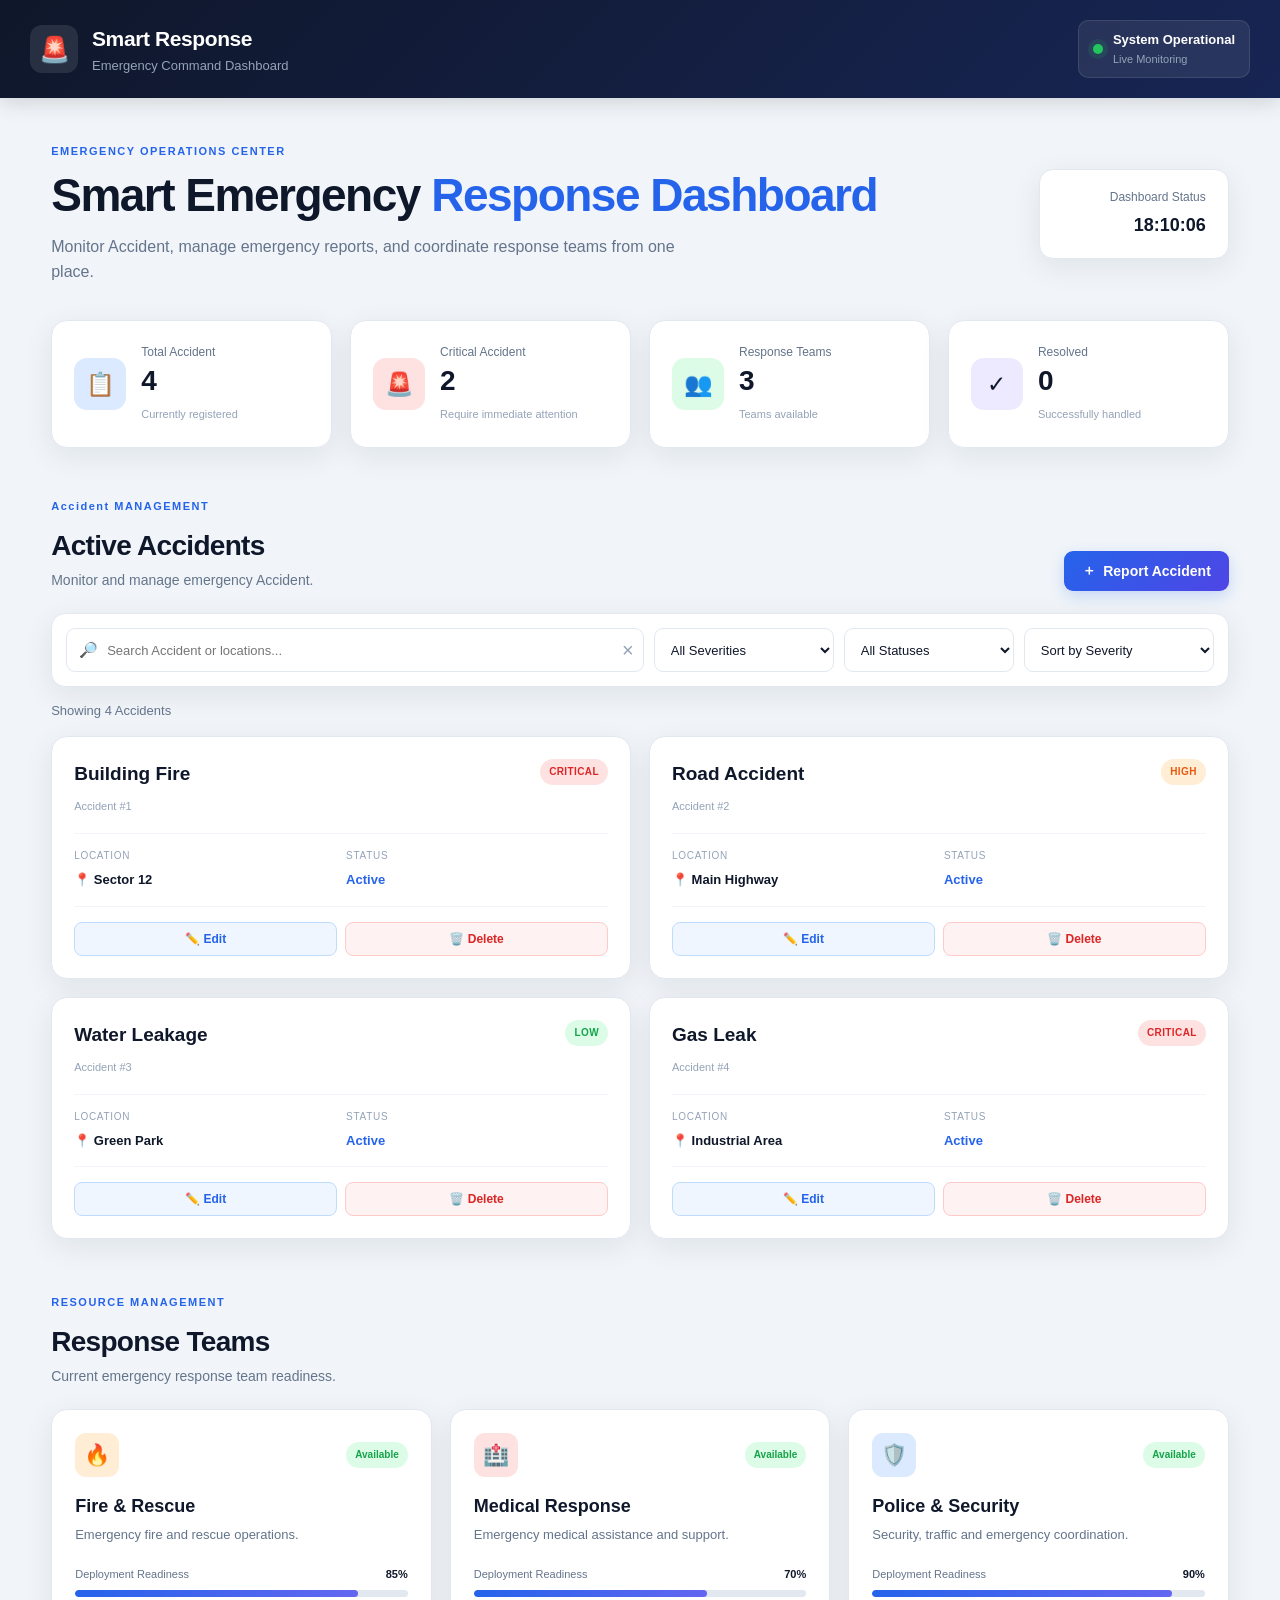
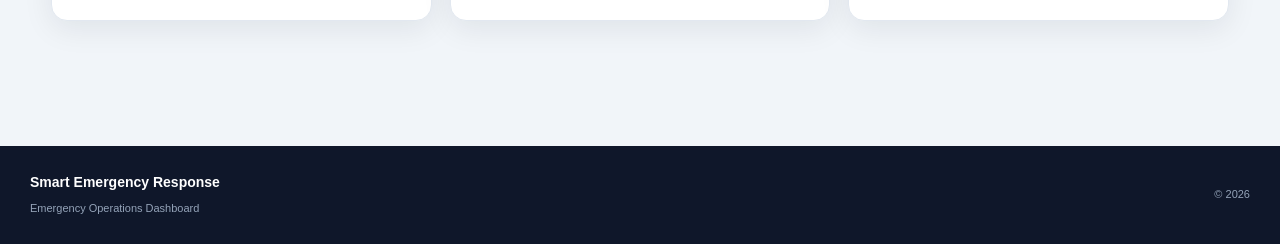
<file: index.html>
<!DOCTYPE html>
<html lang="en">

<head>
    <meta charset="UTF-8">
    <meta name="viewport" content="width=device-width, initial-scale=1.0">

    <meta
        name="description"
        content="Smart Emergency Response Dashboard for monitoring and managing emergency Accident."
    >

    <title>Smart Emergency Response Dashboard</title>

    <link rel="stylesheet" href="style.css">
</head>

<body>

    <!-- =========================
         HEADER
    ========================== -->

    <header class="header">

        <div class="header-container">

            <div class="brand">

                <div class="brand-icon">
                    🚨
                </div>

                <div>
                    <h1>Smart Response</h1>
                    <p>Emergency Command Dashboard</p>
                </div>

            </div>


            <div class="system-status">

                <span class="status-indicator"></span>

                <div>
                    <strong>System Operational</strong>
                    <small>Live Monitoring</small>
                </div>

            </div>

        </div>

    </header>


    <!-- =========================
         MAIN CONTENT
    ========================== -->

    <main class="container">


        <!-- =========================
             WELCOME SECTION
        ========================== -->

        <section class="welcome-section">

            <div>

                <span class="eyebrow">
                    EMERGENCY OPERATIONS CENTER
                </span>

                <h2>
                    Smart Emergency
                    <span>Response Dashboard</span>
                </h2>

                <p>
                    Monitor Accident, manage emergency reports,
                    and coordinate response teams from one place.
                </p>

            </div>

            <div class="live-time">

                <span>Dashboard Status</span>

                <strong id="currentTime">
                    Loading...
                </strong>

            </div>

        </section>


        <!-- =========================
             STATISTICS
        ========================== -->

        <section class="stats-grid">


            <div class="stat-card">

                <div class="stat-icon blue">
                    📋
                </div>

                <div class="stat-info">

                    <span>Total Accident</span>

                    <strong id="accidentCount">
                        0
                    </strong>

                    <small>
                        Currently registered
                    </small>

                </div>

            </div>


            <div class="stat-card">

                <div class="stat-icon red">
                    🚨
                </div>

                <div class="stat-info">

                    <span>Critical Accident</span>

                    <strong id="criticalCount">
                        0
                    </strong>

                    <small>
                        Require immediate attention
                    </small>

                </div>

            </div>


            <div class="stat-card">

                <div class="stat-icon green">
                    👥
                </div>

                <div class="stat-info">

                    <span>Response Teams</span>

                    <strong id="teamCount">
                        0
                    </strong>

                    <small>
                        Teams available
                    </small>

                </div>

            </div>


            <div class="stat-card">

                <div class="stat-icon purple">
                    ✓
                </div>

                <div class="stat-info">

                    <span>Resolved</span>

                    <strong id="resolvedCount">
                        0
                    </strong>

                    <small>
                        Successfully handled
                    </small>

                </div>

            </div>

        </section>


        <!-- =========================
             Accident SECTION
        ========================== -->

        <section class="content-section">

            <div class="section-header">

                <div>

                    <span class="section-label">
                        Accident MANAGEMENT
                    </span>

                    <h2>Active Accidents</h2>

                    <p>
                        Monitor and manage emergency Accident.
                    </p>

                </div>


                <button
                    id="openAccidentForm"
                    class="primary-button"
                >
                    <span>＋</span>
                    Report Accident
                </button>

            </div>


            <!-- =========================
                 SEARCH & FILTERS
            ========================== -->

            <div class="control-panel">

                <div class="search-box">

                    <span class="search-icon">
                        🔎
                    </span>

                    <input
                        type="text"
                        id="searchInput"
                        placeholder="Search Accident or locations..."
                    >

                    <button
                        id="clearSearch"
                        class="clear-search"
                        title="Clear search"
                    >
                        ×
                    </button>

                </div>


                <select id="filterSeverity">

                    <option value="all">
                        All Severities
                    </option>

                    <option value="critical">
                        Critical
                    </option>

                    <option value="high">
                        High
                    </option>

                    <option value="medium">
                        Medium
                    </option>

                    <option value="low">
                        Low
                    </option>

                </select>


                <select id="filterStatus">

                    <option value="all">
                        All Statuses
                    </option>

                    <option value="Active">
                        Active
                    </option>

                    <option value="Resolved">
                        Resolved
                    </option>

                </select>


                <select id="sortSeverity">

                    <option value="default">
                        Sort by Severity
                    </option>

                    <option value="critical-high">
                        Critical → Low
                    </option>

                    <option value="low-critical">
                        Low → Critical
                    </option>

                </select>

            </div>


            <!-- =========================
                 RESULT COUNT
            ========================== -->

            <div class="result-info">

                <span id="resultCount">
                    Showing 0 Accident
                </span>

            </div>


            <!-- =========================
                 Accident CARDS
            ========================== -->

            <div
                id="accidentList"
                class="Accident-list"
            ></div>

        </section>


        <!-- =========================
             RESPONSE TEAMS
        ========================== -->

        <section class="content-section">

            <div class="section-header">

                <div>

                    <span class="section-label">
                        RESOURCE MANAGEMENT
                    </span>

                    <h2>Response Teams</h2>

                    <p>
                        Current emergency response team readiness.
                    </p>

                </div>

            </div>


            <div class="team-grid">


                <!-- FIRE TEAM -->

                <div class="team-card">

                    <div class="team-header">

                        <div class="team-icon fire">
                            🔥
                        </div>

                        <span class="team-status available">
                            Available
                        </span>

                    </div>

                    <h3>
                        Fire & Rescue
                    </h3>

                    <p>
                        Emergency fire and rescue operations.
                    </p>

                    <div class="team-progress">

                        <div class="progress-header">

                            <span>
                                Deployment Readiness
                            </span>

                            <strong>
                                85%
                            </strong>

                        </div>

                        <div class="progress-track">

                            <div
                                class="progress-fill"
                                style="width: 85%"
                            ></div>

                        </div>

                    </div>

                </div>


                <!-- MEDICAL TEAM -->

                <div class="team-card">

                    <div class="team-header">

                        <div class="team-icon medical">
                            🏥
                        </div>

                        <span class="team-status available">
                            Available
                        </span>

                    </div>

                    <h3>
                        Medical Response
                    </h3>

                    <p>
                        Emergency medical assistance and support.
                    </p>

                    <div class="team-progress">

                        <div class="progress-header">

                            <span>
                                Deployment Readiness
                            </span>

                            <strong>
                                70%
                            </strong>

                        </div>

                        <div class="progress-track">

                            <div
                                class="progress-fill"
                                style="width: 70%"
                            ></div>

                        </div>

                    </div>

                </div>


                <!-- POLICE TEAM -->

                <div class="team-card">

                    <div class="team-header">

                        <div class="team-icon police">
                            🛡️
                        </div>

                        <span class="team-status available">
                            Available
                        </span>

                    </div>

                    <h3>
                        Police & Security
                    </h3>

                    <p>
                        Security, traffic and emergency coordination.
                    </p>

                    <div class="team-progress">

                        <div class="progress-header">

                            <span>
                                Deployment Readiness
                            </span>

                            <strong>
                                90%
                            </strong>

                        </div>

                        <div class="progress-track">

                            <div
                                class="progress-fill"
                                style="width: 90%"
                            ></div>

                        </div>

                    </div>

                </div>

            </div>

        </section>

    </main>


    <!-- =========================
         Accident MODAL
    ========================== -->

    <div
        id="accidentModal"
        class="modal-overlay"
    >

        <div class="modal">

            <div class="modal-header">

                <div>

                    <span class="section-label">
                        NEW REPORT
                    </span>

                    <h2>Report Emergency</h2>

                </div>

                <button
                    id="closeAccidentForm"
                    class="close-button"
                >
                    
                </button>

            </div>


            <form id="accidentForm">

                <!-- TITLE -->

                <div class="form-group">

                    <label for="accidentTitle">
                        Accident Title
                    </label>

                    <input
                        type="text"
                        id="accidentTitle"
                        placeholder="e.g. Road Accident"
                        required
                    >

                </div>


                <!-- LOCATION -->

                <div class="form-group">

                    <label for="accidentLocation">
                        Location
                    </label>

                    <input
                        type="text"
                        id="accidentLocation"
                        placeholder="e.g. Main Highway"
                        required
                    >

                </div>


                <!-- SEVERITY -->

                <div class="form-row">

                    <div class="form-group">

                        <label for="accidentSeverity">
                            Severity
                        </label>

                        <select id="accidentSeverity">

                            <option value="critical">
                                Critical
                            </option>

                            <option value="high">
                                High
                            </option>

                            <option value="medium">
                                Medium
                            </option>

                            <option value="low">
                                Low
                            </option>

                        </select>

                    </div>


                    <!-- STATUS -->

                    <div class="form-group">

                        <label for="accidentStatus">
                            Status
                        </label>

                        <select id="accidentStatus">

                            <option value="Active">
                                Active
                            </option>

                            <option value="Resolved">
                                Resolved
                            </option>

                        </select>

                    </div>

                </div>


                <!-- BUTTONS -->

                <div class="form-actions">

                    <button
                        type="button"
                        id="cancelAccident"
                        class="secondary-button"
                    >
                        Cancel
                    </button>

                    <button
                        type="submit"
                        class="primary-button"
                    >
                        Report Accident
                    </button>

                </div>

            </form>

        </div>

    </div>


    <!-- =========================
         TOAST
    ========================== -->

    <div
        id="toast"
        class="toast"
    >
        <span id="toastIcon">✓</span>

        <span id="toastMessage">
            Accident added successfully.
        </span>
    </div>


    <!-- =========================
         FOOTER
    ========================== -->

    <footer>

        <div class="footer-content">

            <div>
                <strong>
                    Smart Emergency Response
                </strong>

                <span>
                    Emergency Operations Dashboard
                </span>
            </div>

            <span>
                © 2026
            </span>

        </div>

    </footer>


    <script src="script.js"></script>

</body>

</html>
</file>
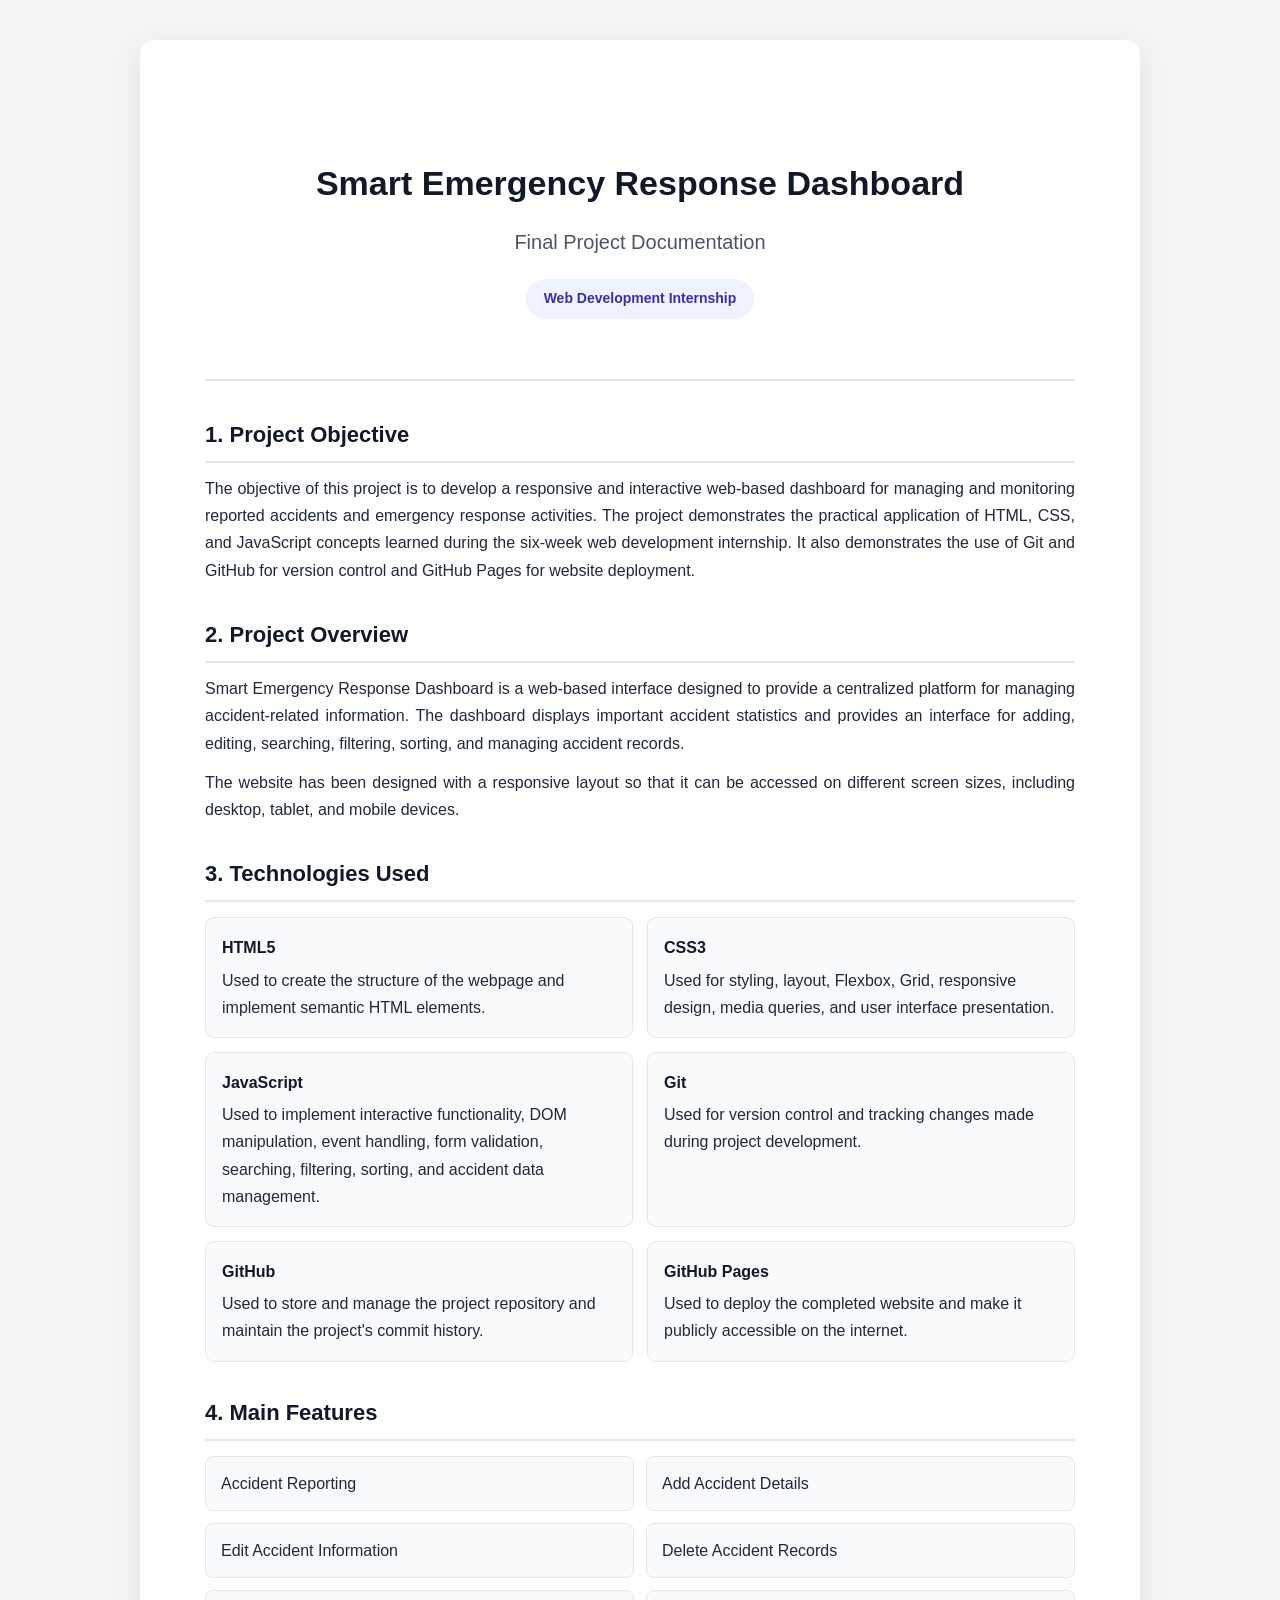
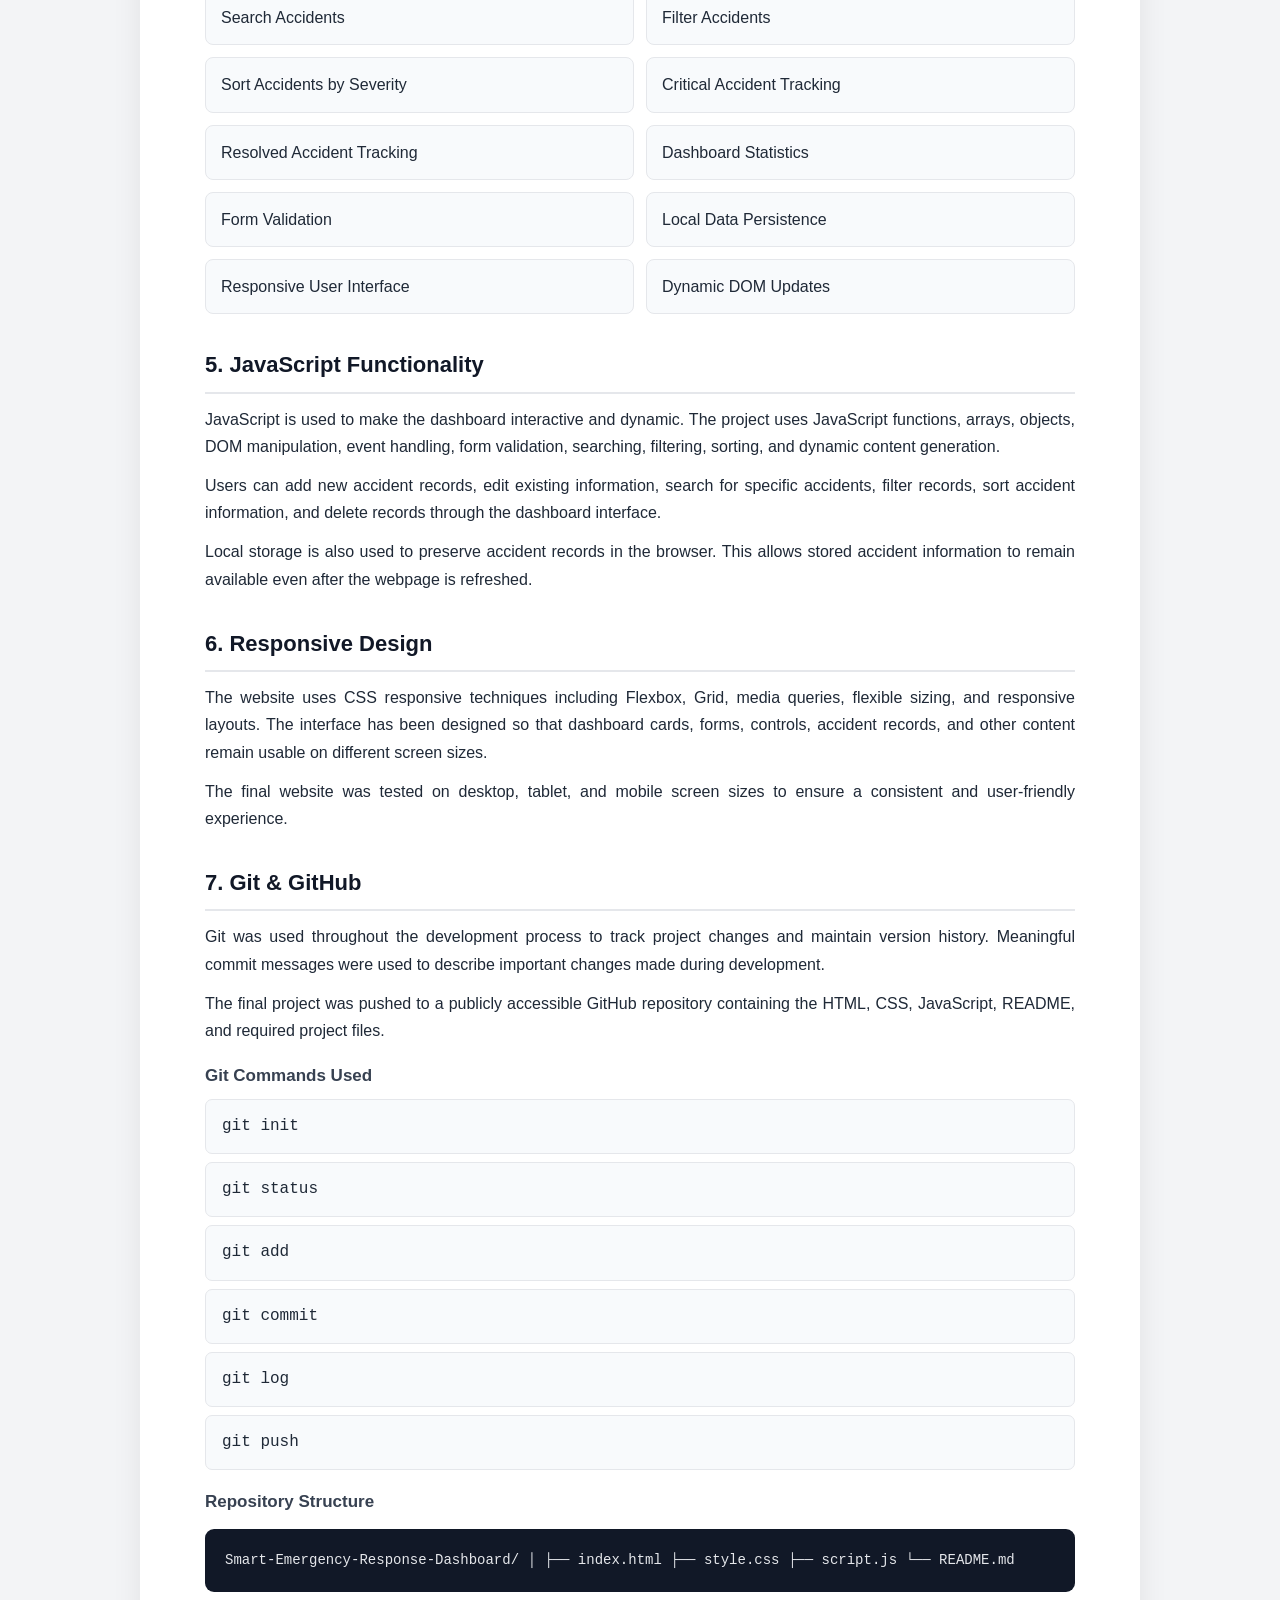
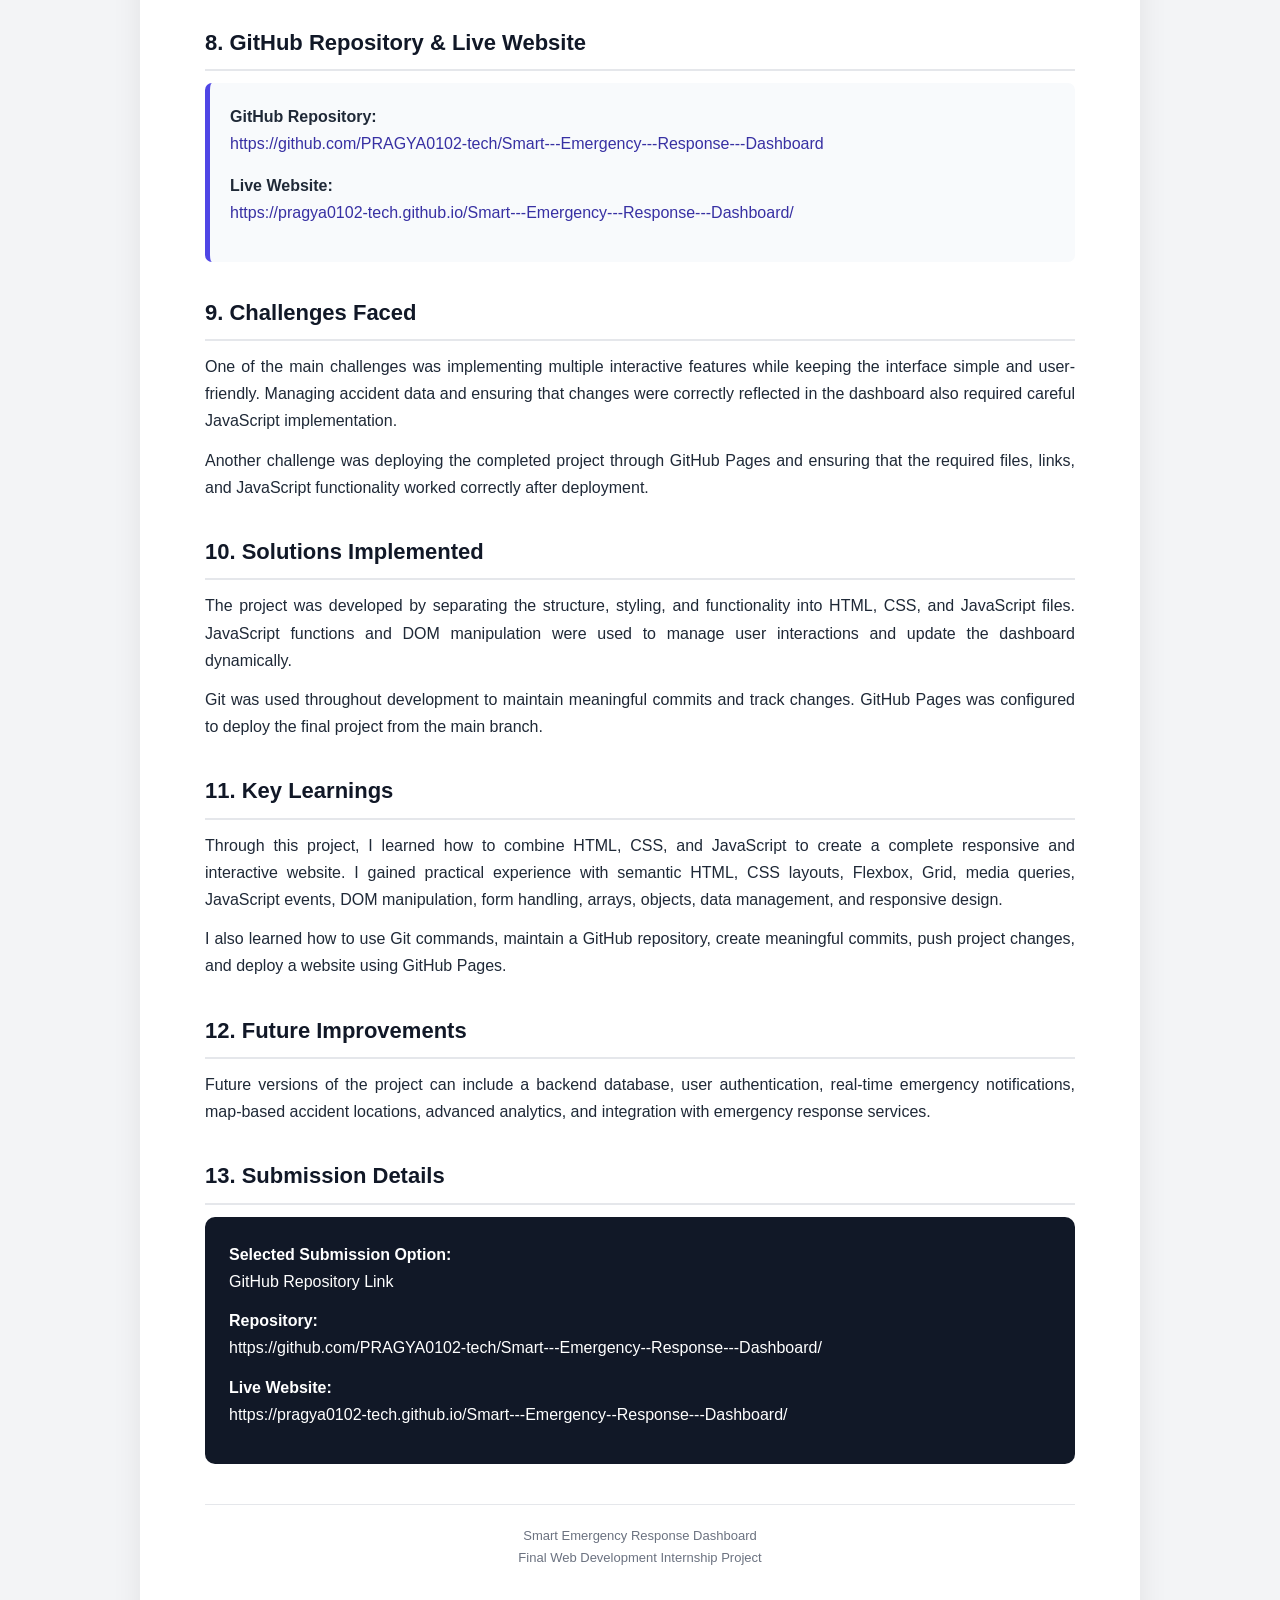
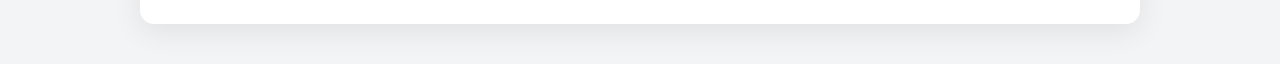
<file: Documentation.html>
<!DOCTYPE html>
<html lang="en">
<head>
    <meta charset="UTF-8">
    <meta name="viewport" content="width=device-width, initial-scale=1.0">

    <title>Smart Emergency Response Dashboard - Project Documentation</title>

    <style>
        * {
            margin: 0;
            padding: 0;
            box-sizing: border-box;
        }

        body {
            font-family: Arial, Helvetica, sans-serif;
            background: #f3f4f6;
            color: #1f2937;
            line-height: 1.7;
        }

        .container {
            width: 90%;
            max-width: 1000px;
            margin: 40px auto;
            background: #ffffff;
            padding: 55px 65px;
            border-radius: 14px;
            box-shadow: 0 8px 30px rgba(0, 0, 0, 0.08);
        }

        /* Cover Section */

        .cover {
            text-align: center;
            padding: 60px 20px;
            border-bottom: 2px solid #e5e7eb;
            margin-bottom: 35px;
        }

        .cover h1 {
            font-size: 34px;
            color: #111827;
            margin-bottom: 12px;
        }

        .cover h2 {
            font-size: 20px;
            font-weight: normal;
            color: #4b5563;
            margin-bottom: 20px;
        }

        .badge {
            display: inline-block;
            padding: 8px 18px;
            border-radius: 30px;
            background: #eef2ff;
            color: #3730a3;
            font-size: 14px;
            font-weight: bold;
        }

        /* Sections */

        section {
            margin-bottom: 32px;
        }

        section h2 {
            font-size: 22px;
            color: #111827;
            margin-bottom: 12px;
            padding-bottom: 8px;
            border-bottom: 2px solid #e5e7eb;
        }

        section h3 {
            font-size: 17px;
            color: #374151;
            margin: 18px 0 8px;
        }

        p {
            margin-bottom: 12px;
            text-align: justify;
        }

        /* Technology Cards */

        .tech-grid {
            display: grid;
            grid-template-columns: repeat(2, 1fr);
            gap: 14px;
            margin-top: 15px;
        }

        .tech-card {
            padding: 16px;
            background: #f8fafc;
            border: 1px solid #e5e7eb;
            border-radius: 9px;
        }

        .tech-card strong {
            display: block;
            color: #111827;
            margin-bottom: 5px;
        }

        /* Feature Grid */

        .feature-grid {
            display: grid;
            grid-template-columns: repeat(2, 1fr);
            gap: 12px;
            margin-top: 15px;
        }

        .feature {
            background: #f8fafc;
            border: 1px solid #e5e7eb;
            padding: 13px 15px;
            border-radius: 8px;
        }

        /* Repository Structure */

        .code-block {
            background: #111827;
            color: #e5e7eb;
            padding: 20px;
            border-radius: 9px;
            margin-top: 12px;
            overflow-x: auto;
            font-family: Consolas, monospace;
            font-size: 14px;
            line-height: 1.6;
        }

        /* Links */

        .links {
            background: #f8fafc;
            border-left: 5px solid #4f46e5;
            padding: 20px;
            border-radius: 7px;
        }

        .links p {
            margin-bottom: 15px;
        }

        .links a {
            color: #3730a3;
            text-decoration: none;
            word-break: break-all;
        }

        .links a:hover {
            text-decoration: underline;
        }

        /* Git Commands */

        .command {
            background: #f8fafc;
            border: 1px solid #e5e7eb;
            padding: 13px 16px;
            margin: 8px 0;
            border-radius: 7px;
            font-family: Consolas, monospace;
        }

        /* Submission */

        .submission {
            background: #111827;
            color: #ffffff;
            padding: 24px;
            border-radius: 10px;
        }

        .submission p {
            text-align: left;
        }

        .submission strong {
            color: #ffffff;
        }

        /* Footer */

        footer {
            text-align: center;
            margin-top: 40px;
            padding-top: 20px;
            border-top: 1px solid #e5e7eb;
            color: #6b7280;
            font-size: 13px;
        }

        /* Responsive Design */

        @media (max-width: 700px) {

            .container {
                width: 94%;
                padding: 30px 22px;
                margin: 20px auto;
            }

            .cover {
                padding: 40px 10px;
            }

            .cover h1 {
                font-size: 27px;
            }

            .cover h2 {
                font-size: 17px;
            }

            .tech-grid,
            .feature-grid {
                grid-template-columns: 1fr;
            }

            section h2 {
                font-size: 20px;
            }

            p {
                text-align: left;
            }
        }

        /* Print / PDF Styling */

        @media print {

            body {
                background: #ffffff;
            }

            .container {
                width: 100%;
                max-width: none;
                margin: 0;
                padding: 30px;
                box-shadow: none;
            }

            section {
                page-break-inside: avoid;
            }
        }
    </style>
</head>

<body>

<div class="container">

    <!-- COVER -->

    <header class="cover">

        <h1>Smart Emergency Response Dashboard</h1>

        <h2>Final Project Documentation</h2>

        <span class="badge">
            Web Development Internship
        </span>

    </header>


    <!-- PROJECT OBJECTIVE -->

    <section>

        <h2>1. Project Objective</h2>

        <p>
            The objective of this project is to develop a responsive and interactive
            web-based dashboard for managing and monitoring reported accidents and
            emergency response activities. The project demonstrates the practical
            application of HTML, CSS, and JavaScript concepts learned during the
            six-week web development internship. It also demonstrates the use of
            Git and GitHub for version control and GitHub Pages for website deployment.
        </p>

    </section>


    <!-- PROJECT OVERVIEW -->

    <section>

        <h2>2. Project Overview</h2>

        <p>
            Smart Emergency Response Dashboard is a web-based interface designed to
            provide a centralized platform for managing accident-related information.
            The dashboard displays important accident statistics and provides an
            interface for adding, editing, searching, filtering, sorting, and
            managing accident records.
        </p>

        <p>
            The website has been designed with a responsive layout so that it can be
            accessed on different screen sizes, including desktop, tablet, and
            mobile devices.
        </p>

    </section>


    <!-- TECHNOLOGIES -->

    <section>

        <h2>3. Technologies Used</h2>

        <div class="tech-grid">

            <div class="tech-card">

                <strong>HTML5</strong>

                Used to create the structure of the webpage and implement
                semantic HTML elements.

            </div>


            <div class="tech-card">

                <strong>CSS3</strong>

                Used for styling, layout, Flexbox, Grid, responsive design,
                media queries, and user interface presentation.

            </div>


            <div class="tech-card">

                <strong>JavaScript</strong>

                Used to implement interactive functionality, DOM manipulation,
                event handling, form validation, searching, filtering,
                sorting, and accident data management.

            </div>


            <div class="tech-card">

                <strong>Git</strong>

                Used for version control and tracking changes made during
                project development.

            </div>


            <div class="tech-card">

                <strong>GitHub</strong>

                Used to store and manage the project repository and maintain
                the project's commit history.

            </div>


            <div class="tech-card">

                <strong>GitHub Pages</strong>

                Used to deploy the completed website and make it publicly
                accessible on the internet.

            </div>

        </div>

    </section>


    <!-- MAIN FEATURES -->

    <section>

        <h2>4. Main Features</h2>

        <div class="feature-grid">

            <div class="feature">
                Accident Reporting
            </div>

            <div class="feature">
                Add Accident Details
            </div>

            <div class="feature">
                Edit Accident Information
            </div>

            <div class="feature">
                Delete Accident Records
            </div>

            <div class="feature">
                Search Accidents
            </div>

            <div class="feature">
                Filter Accidents
            </div>

            <div class="feature">
                Sort Accidents by Severity
            </div>

            <div class="feature">
                Critical Accident Tracking
            </div>

            <div class="feature">
                Resolved Accident Tracking
            </div>

            <div class="feature">
                Dashboard Statistics
            </div>

            <div class="feature">
                Form Validation
            </div>

            <div class="feature">
                Local Data Persistence
            </div>

            <div class="feature">
                Responsive User Interface
            </div>

            <div class="feature">
                Dynamic DOM Updates
            </div>

        </div>

    </section>


    <!-- JAVASCRIPT -->

    <section>

        <h2>5. JavaScript Functionality</h2>

        <p>
            JavaScript is used to make the dashboard interactive and dynamic.
            The project uses JavaScript functions, arrays, objects, DOM
            manipulation, event handling, form validation, searching,
            filtering, sorting, and dynamic content generation.
        </p>

        <p>
            Users can add new accident records, edit existing information,
            search for specific accidents, filter records, sort accident
            information, and delete records through the dashboard interface.
        </p>

        <p>
            Local storage is also used to preserve accident records in the
            browser. This allows stored accident information to remain
            available even after the webpage is refreshed.
        </p>

    </section>


    <!-- RESPONSIVE DESIGN -->

    <section>

        <h2>6. Responsive Design</h2>

        <p>
            The website uses CSS responsive techniques including Flexbox,
            Grid, media queries, flexible sizing, and responsive layouts.
            The interface has been designed so that dashboard cards, forms,
            controls, accident records, and other content remain usable on
            different screen sizes.
        </p>

        <p>
            The final website was tested on desktop, tablet, and mobile
            screen sizes to ensure a consistent and user-friendly experience.
        </p>

    </section>


    <!-- GIT AND GITHUB -->

    <section>

        <h2>7. Git &amp; GitHub</h2>

        <p>
            Git was used throughout the development process to track project
            changes and maintain version history. Meaningful commit messages
            were used to describe important changes made during development.
        </p>

        <p>
            The final project was pushed to a publicly accessible GitHub
            repository containing the HTML, CSS, JavaScript, README, and
            required project files.
        </p>


        <h3>Git Commands Used</h3>

        <div class="command">
            git init
        </div>

        <div class="command">
            git status
        </div>

        <div class="command">
            git add
        </div>

        <div class="command">
            git commit
        </div>

        <div class="command">
            git log
        </div>

        <div class="command">
            git push
        </div>


        <h3>Repository Structure</h3>

        <div class="code-block">
Smart-Emergency-Response-Dashboard/
│
├── index.html
├── style.css
├── script.js
└── README.md
        </div>

    </section>


    <!-- GITHUB LINKS -->

    <section>

        <h2>8. GitHub Repository &amp; Live Website</h2>

        <div class="links">

            <p>

                <strong>GitHub Repository:</strong><br>

                <a
                    href="https://github.com/PRAGYA0102-tech/Smart---Emergency--Response---Dashboard.git"
                    target="_blank"
                >
                    https://github.com/PRAGYA0102-tech/Smart---Emergency---Response---Dashboard
                </a>

            </p>


            <p>

                <strong>Live Website:</strong><br>

                <a
                    href="https://pragya0102-tech.github.io/Smart---Emergency--Response---Dashboard/"
                    target="_blank"
                >
                    https://pragya0102-tech.github.io/Smart---Emergency---Response---Dashboard/
                </a>

            </p>

        </div>

    </section>


    <!-- CHALLENGES -->

    <section>

        <h2>9. Challenges Faced</h2>

        <p>
            One of the main challenges was implementing multiple interactive
            features while keeping the interface simple and user-friendly.
            Managing accident data and ensuring that changes were correctly
            reflected in the dashboard also required careful JavaScript
            implementation.
        </p>

        <p>
            Another challenge was deploying the completed project through
            GitHub Pages and ensuring that the required files, links, and
            JavaScript functionality worked correctly after deployment.
        </p>

    </section>


    <!-- SOLUTIONS -->

    <section>

        <h2>10. Solutions Implemented</h2>

        <p>
            The project was developed by separating the structure, styling,
            and functionality into HTML, CSS, and JavaScript files.
            JavaScript functions and DOM manipulation were used to manage
            user interactions and update the dashboard dynamically.
        </p>

        <p>
            Git was used throughout development to maintain meaningful
            commits and track changes. GitHub Pages was configured to deploy
            the final project from the main branch.
        </p>

    </section>


    <!-- KEY LEARNINGS -->

    <section>

        <h2>11. Key Learnings</h2>

        <p>
            Through this project, I learned how to combine HTML, CSS, and
            JavaScript to create a complete responsive and interactive
            website. I gained practical experience with semantic HTML,
            CSS layouts, Flexbox, Grid, media queries, JavaScript events,
            DOM manipulation, form handling, arrays, objects, data
            management, and responsive design.
        </p>

        <p>
            I also learned how to use Git commands, maintain a GitHub
            repository, create meaningful commits, push project changes,
            and deploy a website using GitHub Pages.
        </p>

    </section>


    <!-- FUTURE IMPROVEMENTS -->

    <section>

        <h2>12. Future Improvements</h2>

        <p>
            Future versions of the project can include a backend database,
            user authentication, real-time emergency notifications,
            map-based accident locations, advanced analytics, and
            integration with emergency response services.
        </p>

    </section>


    <!-- SUBMISSION -->

    <section>

        <h2>13. Submission Details</h2>

        <div class="submission">

            <p>
                <strong>Selected Submission Option:</strong><br>
                GitHub Repository Link
            </p>

            <p>
                <strong>Repository:</strong><br>
                https://github.com/PRAGYA0102-tech/Smart---Emergency--Response---Dashboard/
            </p>

            <p>
                <strong>Live Website:</strong><br>
                https://pragya0102-tech.github.io/Smart---Emergency--Response---Dashboard/
            </p>

        </div>

    </section>


    <!-- FOOTER -->

    <footer>

        Smart Emergency Response Dashboard
        <br>
        Final Web Development Internship Project

    </footer>

</div>

</body>
</html>
</file>
<file: style.css>
/* =====================================================
   GLOBAL
===================================================== */

* {
    margin: 0;
    padding: 0;
    box-sizing: border-box;
}

:root {
    --primary: #2563eb;
    --primary-dark: #1d4ed8;

    --dark: #0f172a;
    --dark-light: #1e293b;

    --background: #f1f5f9;
    --surface: #ffffff;

    --text: #0f172a;
    --text-light: #64748b;

    --border: #e2e8f0;

    --critical: #dc2626;
    --high: #ea580c;
    --medium: #ca8a04;
    --low: #16a34a;

    --success: #16a34a;

    --radius: 16px;

    --shadow:
        0 8px 30px rgba(15, 23, 42, 0.08);
}

html {
    scroll-behavior: smooth;
}

body {
    font-family:
        Inter,
        Arial,
        Helvetica,
        sans-serif;

    background: var(--background);

    color: var(--text);

    line-height: 1.6;

    min-height: 100vh;
}


/* =====================================================
   HEADER
===================================================== */

.header {
    background:
        linear-gradient(
            135deg,
            #0f172a,
            #172554
        );

    color: white;

    padding: 20px 30px;

    box-shadow:
        0 4px 20px rgba(0, 0, 0, 0.15);
}

.header-container {
    max-width: 1250px;

    margin: auto;

    display: flex;

    justify-content: space-between;

    align-items: center;
}

.brand {
    display: flex;

    align-items: center;

    gap: 14px;
}

.brand-icon {
    width: 48px;
    height: 48px;

    display: flex;

    align-items: center;
    justify-content: center;

    background:
        rgba(255, 255, 255, 0.1);

    border-radius: 12px;

    font-size: 25px;
}

.brand h1 {
    font-size: 21px;

    font-weight: 700;

    letter-spacing: -0.4px;
}

.brand p {
    color: #94a3b8;

    font-size: 13px;
}

.system-status {
    display: flex;

    align-items: center;

    gap: 10px;

    padding: 9px 14px;

    background:
        rgba(255, 255, 255, 0.08);

    border:
        1px solid rgba(255, 255, 255, 0.1);

    border-radius: 10px;
}

.system-status strong {
    display: block;

    font-size: 13px;
}

.system-status small {
    display: block;

    color: #94a3b8;

    font-size: 11px;
}

.status-indicator {
    width: 10px;
    height: 10px;

    background: #22c55e;

    border-radius: 50%;

    box-shadow:
        0 0 0 5px rgba(34, 197, 94, 0.12);

    animation: pulse 2s infinite;
}

@keyframes pulse {

    0% {
        box-shadow:
            0 0 0 0 rgba(34, 197, 94, 0.35);
    }

    70% {
        box-shadow:
            0 0 0 7px rgba(34, 197, 94, 0);
    }

    100% {
        box-shadow:
            0 0 0 0 rgba(34, 197, 94, 0);
    }

}


/* =====================================================
   CONTAINER
===================================================== */

.container {
    width: min(1250px, 92%);

    margin: auto;

    padding: 45px 0 70px;
}


/* =====================================================
   WELCOME
===================================================== */

.welcome-section {
    display: flex;

    justify-content: space-between;

    align-items: center;

    gap: 30px;

    margin-bottom: 35px;
}

.eyebrow,
.section-label {
    display: block;

    color: var(--primary);

    font-size: 11px;

    font-weight: 700;

    letter-spacing: 1.5px;

    margin-bottom: 8px;
}

.welcome-section h2 {
    font-size: clamp(30px, 4vw, 46px);

    line-height: 1.15;

    letter-spacing: -1.5px;

    margin-bottom: 12px;
}

.welcome-section h2 span {
    color: var(--primary);
}

.welcome-section p {
    max-width: 650px;

    color: var(--text-light);

    font-size: 16px;
}

.live-time {
    min-width: 190px;

    padding: 18px 22px;

    background: white;

    border:
        1px solid var(--border);

    border-radius: 14px;

    box-shadow: var(--shadow);

    text-align: right;
}

.live-time span {
    display: block;

    color: var(--text-light);

    font-size: 12px;

    margin-bottom: 4px;
}

.live-time strong {
    font-size: 18px;
}


/* =====================================================
   STATISTICS
===================================================== */

.stats-grid {
    display: grid;

    grid-template-columns:
        repeat(4, 1fr);

    gap: 18px;

    margin-bottom: 50px;
}

.stat-card {
    display: flex;

    align-items: center;

    gap: 15px;

    background: var(--surface);

    border:
        1px solid var(--border);

    border-radius: var(--radius);

    padding: 22px;

    box-shadow: var(--shadow);

    transition:
        transform 0.25s ease,
        box-shadow 0.25s ease;
}

.stat-card:hover {
    transform: translateY(-4px);

    box-shadow:
        0 14px 35px rgba(15, 23, 42, 0.12);
}

.stat-icon {
    width: 52px;
    height: 52px;

    flex-shrink: 0;

    display: flex;

    align-items: center;
    justify-content: center;

    border-radius: 13px;

    font-size: 23px;
}

.stat-icon.blue {
    background: #dbeafe;
}

.stat-icon.red {
    background: #fee2e2;
}

.stat-icon.green {
    background: #dcfce7;
}

.stat-icon.purple {
    background: #ede9fe;
}

.stat-info span {
    display: block;

    color: var(--text-light);

    font-size: 12px;
}

.stat-info strong {
    display: block;

    font-size: 28px;

    line-height: 1.2;

    margin: 2px 0;
}

.stat-info small {
    color: #94a3b8;

    font-size: 11px;
}


/* =====================================================
   CONTENT SECTION
===================================================== */

.content-section {
    margin-bottom: 55px;
}

.section-header {
    display: flex;

    justify-content: space-between;

    align-items: flex-end;

    gap: 20px;

    margin-bottom: 22px;
}

.section-header h2 {
    font-size: 28px;

    letter-spacing: -0.7px;
}

.section-header p {
    color: var(--text-light);

    font-size: 14px;
}


/* =====================================================
   BUTTONS
===================================================== */

.primary-button {
    display: inline-flex;

    align-items: center;

    justify-content: center;

    gap: 7px;

    border: none;

    background:
        linear-gradient(
            135deg,
            var(--primary),
            #4f46e5
        );

    color: white;

    padding: 11px 18px;

    border-radius: 9px;

    font-size: 14px;

    font-weight: 600;

    cursor: pointer;

    box-shadow:
        0 5px 15px rgba(37, 99, 235, 0.22);

    transition:
        transform 0.2s ease,
        box-shadow 0.2s ease;
}

.primary-button:hover {
    transform: translateY(-2px);

    box-shadow:
        0 8px 20px rgba(37, 99, 235, 0.3);
}

.secondary-button {
    border:
        1px solid var(--border);

    background: white;

    color: var(--text);

    padding: 11px 18px;

    border-radius: 9px;

    cursor: pointer;

    font-weight: 600;
}

.secondary-button:hover {
    background: #f8fafc;
}


/* =====================================================
   CONTROL PANEL
===================================================== */

.control-panel {
    display: grid;

    grid-template-columns:
        1fr
        180px
        170px
        190px;

    gap: 10px;

    padding: 14px;

    background: white;

    border:
        1px solid var(--border);

    border-radius: 14px;

    box-shadow: var(--shadow);

    margin-bottom: 14px;
}

.search-box {
    position: relative;

    display: flex;

    align-items: center;
}

.search-icon {
    position: absolute;

    left: 13px;

    font-size: 15px;
}

.search-box input {
    width: 100%;

    height: 44px;

    border:
        1px solid var(--border);

    border-radius: 9px;

    padding:
        0 40px 0 40px;

    font-size: 13px;

    outline: none;
}

.search-box input:focus {
    border-color: var(--primary);

    box-shadow:
        0 0 0 3px rgba(37, 99, 235, 0.1);
}

.clear-search {
    position: absolute;

    right: 10px;

    border: none;

    background: none;

    color: #94a3b8;

    font-size: 20px;

    cursor: pointer;
}

.control-panel select {
    height: 44px;

    border:
        1px solid var(--border);

    border-radius: 9px;

    padding: 0 12px;

    background: white;

    color: var(--text);

    font-size: 13px;

    outline: none;

    cursor: pointer;
}

.control-panel select:focus {
    border-color: var(--primary);
}


/* =====================================================
   RESULT INFO
===================================================== */

.result-info {
    color: var(--text-light);

    font-size: 13px;

    margin-bottom: 14px;
}


/* =====================================================
   Accident LIST
===================================================== */

.Accident-list {
    display: grid;

    grid-template-columns:
        repeat(2, 1fr);

    gap: 18px;
}


/* =====================================================
   Accident CARD
===================================================== */

.Accident-card {
    position: relative;

    background: white;

    border:
        1px solid var(--border);

    border-radius: var(--radius);

    padding: 22px;

    box-shadow: var(--shadow);

    transition:
        transform 0.25s ease,
        box-shadow 0.25s ease;
}

.Accident-card:hover {
    transform: translateY(-4px);

    box-shadow:
        0 15px 35px rgba(15, 23, 42, 0.12);
}

.Accident-card-top {
    display: flex;

    justify-content: space-between;

    align-items: flex-start;

    gap: 15px;

    margin-bottom: 15px;
}

.Accident-card h3 {
    font-size: 19px;

    margin-bottom: 3px;
}

.Accident-id {
    color: #94a3b8;

    font-size: 11px;
}

.severity-badge {
    padding: 5px 9px;

    border-radius: 20px;

    font-size: 10px;

    font-weight: 700;

    letter-spacing: 0.4px;

    text-transform: uppercase;
}

.severity-critical {
    color: var(--critical);

    background: #fee2e2;
}

.severity-high {
    color: var(--high);

    background: #ffedd5;
}

.severity-medium {
    color: var(--medium);

    background: #fef9c3;
}

.severity-low {
    color: var(--low);

    background: #dcfce7;
}

.Accident-details {
    display: grid;

    grid-template-columns:
        1fr 1fr;

    gap: 10px;

    padding: 14px 0;

    border-top:
        1px solid #f1f5f9;

    border-bottom:
        1px solid #f1f5f9;
}

.detail-item span {
    display: block;

    color: #94a3b8;

    font-size: 10px;

    text-transform: uppercase;

    letter-spacing: 0.7px;

    margin-bottom: 2px;
}

.detail-item strong {
    font-size: 13px;
}

.status-active {
    color: #2563eb;
}

.status-resolved {
    color: var(--success);
}

.Accident-actions {
    display: flex;

    gap: 8px;

    margin-top: 15px;
}

.Accident-actions button {
    flex: 1;

    padding: 9px;

    border-radius: 8px;

    cursor: pointer;

    font-size: 12px;

    font-weight: 600;

    transition: 0.2s ease;
}

.edit-button {
    background: #eff6ff;

    color: var(--primary);

    border:
        1px solid #bfdbfe;
}

.edit-button:hover {
    background: #dbeafe;
}

.delete-button {
    background: #fef2f2;

    color: var(--critical);

    border:
        1px solid #fecaca;
}

.delete-button:hover {
    background: #fee2e2;
}


/* =====================================================
   EMPTY STATE
===================================================== */

.empty-state {
    grid-column: 1 / -1;

    text-align: center;

    padding: 60px 20px;

    background: white;

    border:
        1px dashed #cbd5e1;

    border-radius: var(--radius);
}

.empty-icon {
    font-size: 45px;

    margin-bottom: 10px;
}

.empty-state h3 {
    font-size: 18px;

    margin-bottom: 5px;
}

.empty-state p {
    color: var(--text-light);

    font-size: 13px;
}


/* =====================================================
   RESPONSE TEAMS
===================================================== */

.team-grid {
    display: grid;

    grid-template-columns:
        repeat(3, 1fr);

    gap: 18px;
}

.team-card {
    background: white;

    border:
        1px solid var(--border);

    border-radius: var(--radius);

    padding: 23px;

    box-shadow: var(--shadow);

    transition:
        transform 0.25s ease;
}

.team-card:hover {
    transform: translateY(-4px);
}

.team-header {
    display: flex;

    justify-content: space-between;

    align-items: center;

    margin-bottom: 15px;
}

.team-icon {
    width: 44px;
    height: 44px;

    display: flex;

    align-items: center;
    justify-content: center;

    border-radius: 11px;

    font-size: 21px;
}

.team-icon.fire {
    background: #ffedd5;
}

.team-icon.medical {
    background: #fee2e2;
}

.team-icon.police {
    background: #dbeafe;
}

.team-status {
    font-size: 10px;

    font-weight: 700;

    padding: 5px 9px;

    border-radius: 20px;
}

.team-status.available {
    color: var(--success);

    background: #dcfce7;
}

.team-card h3 {
    font-size: 18px;

    margin-bottom: 4px;
}

.team-card > p {
    color: var(--text-light);

    font-size: 13px;

    margin-bottom: 20px;
}

.team-progress {
    margin-top: 10px;
}

.progress-header {
    display: flex;

    justify-content: space-between;

    margin-bottom: 7px;

    font-size: 11px;

    color: var(--text-light);
}

.progress-header strong {
    color: var(--text);
}

.progress-track {
    height: 7px;

    background: #e2e8f0;

    border-radius: 20px;

    overflow: hidden;
}

.progress-fill {
    height: 100%;

    background:
        linear-gradient(
            90deg,
            var(--primary),
            #6366f1
        );

    border-radius: 20px;
}


/* =====================================================
   MODAL
===================================================== */

.modal-overlay {
    position: fixed;

    inset: 0;

    background:
        rgba(15, 23, 42, 0.6);

    display: flex;

    align-items: center;
    justify-content: center;

    padding: 20px;

    opacity: 0;

    visibility: hidden;

    transition:
        opacity 0.25s ease,
        visibility 0.25s ease;

    z-index: 1000;

    backdrop-filter: blur(4px);
}

.modal-overlay.active {
    opacity: 1;

    visibility: visible;
}

.modal {
    width: min(520px, 100%);

    background: white;

    border-radius: 18px;

    box-shadow:
        0 25px 70px rgba(0, 0, 0, 0.25);

    transform:
        translateY(20px)
        scale(0.97);

    transition:
        transform 0.25s ease;
}

.modal-overlay.active .modal {
    transform:
        translateY(0)
        scale(1);
}

.modal-header {
    display: flex;

    justify-content: space-between;

    align-items: flex-start;

    padding: 25px;

    border-bottom:
        1px solid var(--border);
}

.modal-header h2 {
    font-size: 23px;
}

.close-button {
    width: 35px;
    height: 35px;

    border: none;

    background: #f1f5f9;

    border-radius: 8px;

    font-size: 23px;

    color: #64748b;

    cursor: pointer;
}

.close-button:hover {
    background: #e2e8f0;
}

#accidentForm {
    padding: 25px;
}

.form-group {
    margin-bottom: 17px;
}

.form-group label {
    display: block;

    font-size: 12px;

    font-weight: 600;

    margin-bottom: 6px;
}

.form-group input,
.form-group select {
    width: 100%;

    height: 45px;

    border:
        1px solid var(--border);

    border-radius: 9px;

    padding: 0 13px;

    font-size: 13px;

    outline: none;
}

.form-group input:focus,
.form-group select:focus {
    border-color: var(--primary);

    box-shadow:
        0 0 0 3px rgba(37, 99, 235, 0.1);
}

.form-row {
    display: grid;

    grid-template-columns:
        1fr 1fr;

    gap: 15px;
}

.form-actions {
    display: flex;

    justify-content: flex-end;

    gap: 10px;

    margin-top: 25px;

    padding-top: 20px;

    border-top:
        1px solid var(--border);
}


/* =====================================================
   TOAST
===================================================== */

.toast {
    position: fixed;

    right: 25px;

    bottom: 25px;

    display: flex;

    align-items: center;

    gap: 10px;

    background: #0f172a;

    color: white;

    padding: 13px 17px;

    border-radius: 10px;

    box-shadow:
        0 10px 35px rgba(0, 0, 0, 0.2);

    font-size: 13px;

    transform:
        translateY(100px);

    opacity: 0;

    transition:
        transform 0.3s ease,
        opacity 0.3s ease;

    z-index: 2000;
}

.toast.show {
    transform:
        translateY(0);

    opacity: 1;
}

#toastIcon {
    width: 24px;
    height: 24px;

    display: flex;

    align-items: center;
    justify-content: center;

    background: #22c55e;

    border-radius: 50%;

    font-size: 12px;
}


/* =====================================================
   FOOTER
===================================================== */

footer {
    background: var(--dark);

    color: white;

    padding: 25px 30px;
}

.footer-content {
    max-width: 1250px;

    margin: auto;

    display: flex;

    justify-content: space-between;

    align-items: center;

    gap: 20px;
}

.footer-content strong {
    display: block;

    font-size: 14px;
}

.footer-content span {
    color: #94a3b8;

    font-size: 11px;
}


/* =====================================================
   RESPONSIVE
===================================================== */

@media (max-width: 1000px) {

    .stats-grid {
        grid-template-columns:
            repeat(2, 1fr);
    }

    .control-panel {
        grid-template-columns:
            1fr 1fr;
    }

    .search-box {
        grid-column: 1 / -1;
    }

    .Accident-list {
        grid-template-columns: 1fr;
    }

    .team-grid {
        grid-template-columns:
            repeat(2, 1fr);
    }

}


@media (max-width: 700px) {

    .header {
        padding: 18px 20px;
    }

    .header-container {
        align-items: flex-start;
    }

    .system-status {
        display: none;
    }

    .container {
        width: 92%;

        padding-top: 30px;
    }

    .welcome-section {
        flex-direction: column;

        align-items: flex-start;
    }

    .live-time {
        width: 100%;

        text-align: left;
    }

    .section-header {
        align-items: flex-start;

        flex-direction: column;
    }

    .primary-button {
        width: 100%;
    }

    .control-panel {
        grid-template-columns: 1fr;
    }

    .search-box {
        grid-column: auto;
    }

    .team-grid {
        grid-template-columns: 1fr;
    }

    .form-row {
        grid-template-columns: 1fr;
    }

}


@media (max-width: 480px) {

    .stats-grid {
        grid-template-columns: 1fr;
    }

    .stat-card {
        padding: 18px;
    }

    .Accident-card {
        padding: 18px;
    }

    .Accident-details {
        grid-template-columns: 1fr;
    }

    .modal {
        border-radius: 14px;
    }

    .modal-header,
    #accidentForm {
        padding: 20px;
    }

    .footer-content {
        flex-direction: column;

        align-items: flex-start;
    }

}
</file>
